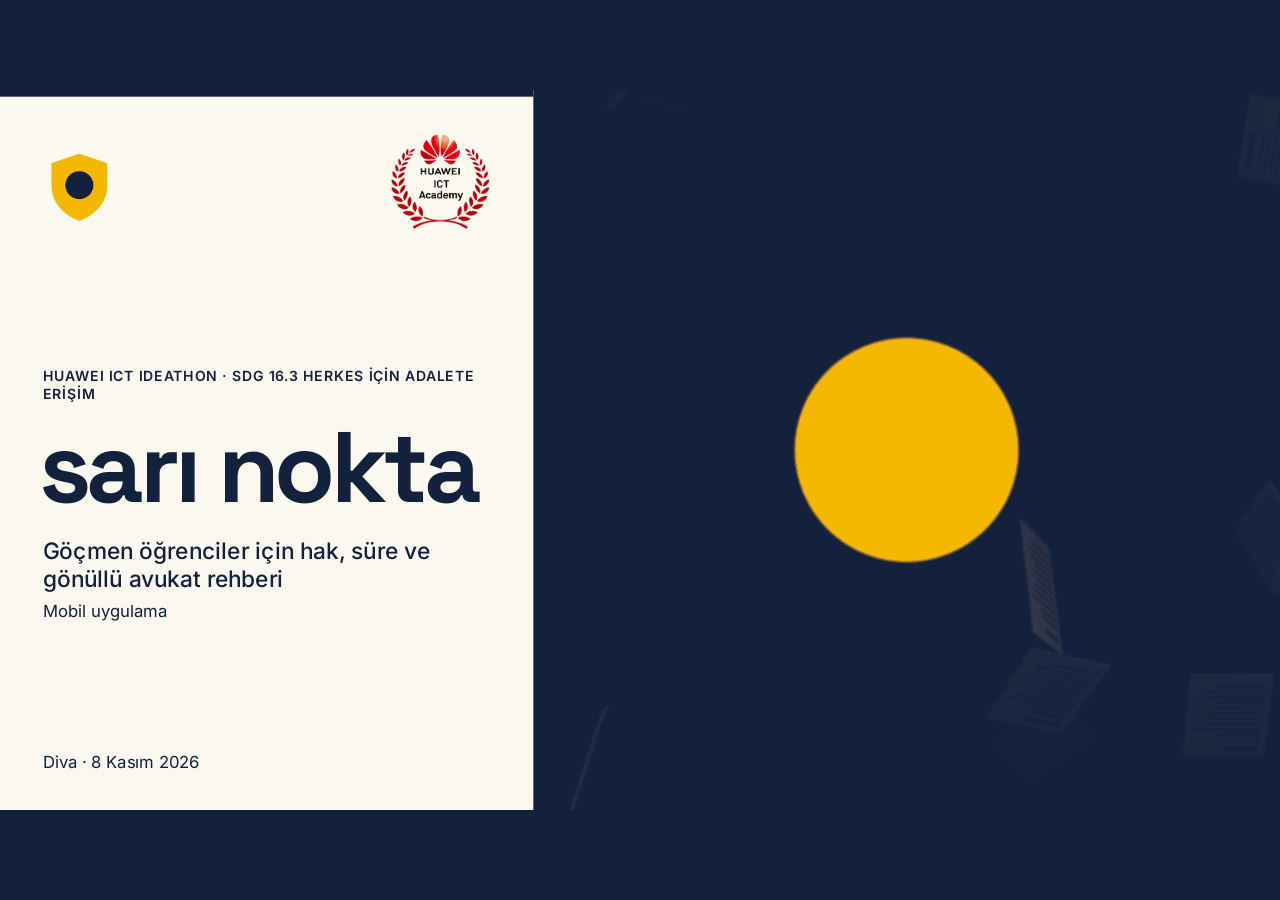
<file: index.html>
<!doctype html>
<html lang="tr">
<head>
<meta charset="utf-8">
<meta name="viewport" content="width=device-width,initial-scale=1">
<title>Sarı Nokta · Huawei ICT Ideathon</title>
<link rel="icon" href="data:,">
<link rel="preload" href="assets/fonts/space-grotesk-latin-wght-normal.woff2" as="font" type="font/woff2" crossorigin>
<link rel="preload" href="assets/fonts/space-grotesk-latin-ext-wght-normal.woff2" as="font" type="font/woff2" crossorigin>
<link rel="preload" href="assets/fonts/inter-latin-wght-normal.woff2" as="font" type="font/woff2" crossorigin>
<link rel="preload" href="assets/fonts/inter-latin-ext-wght-normal.woff2" as="font" type="font/woff2" crossorigin>
<link rel="stylesheet" href="style.css">
<script type="importmap">{"imports":{"three":"./vendor/three/three.module.js","three/addons/":"./vendor/three/addons/"}}</script>
</head>
<body>
<div id="stage">
  <canvas id="gl" width="1120" height="1080" aria-hidden="true"></canvas>
  <div id="labels"></div>
  <div id="kav">kavramsal</div>
  <div id="hint"></div>
  <section id="rail"></section>
  <img id="fb" alt="">
</div>
<script type="module" src="main.js"></script>
</body>
</html>
</file>
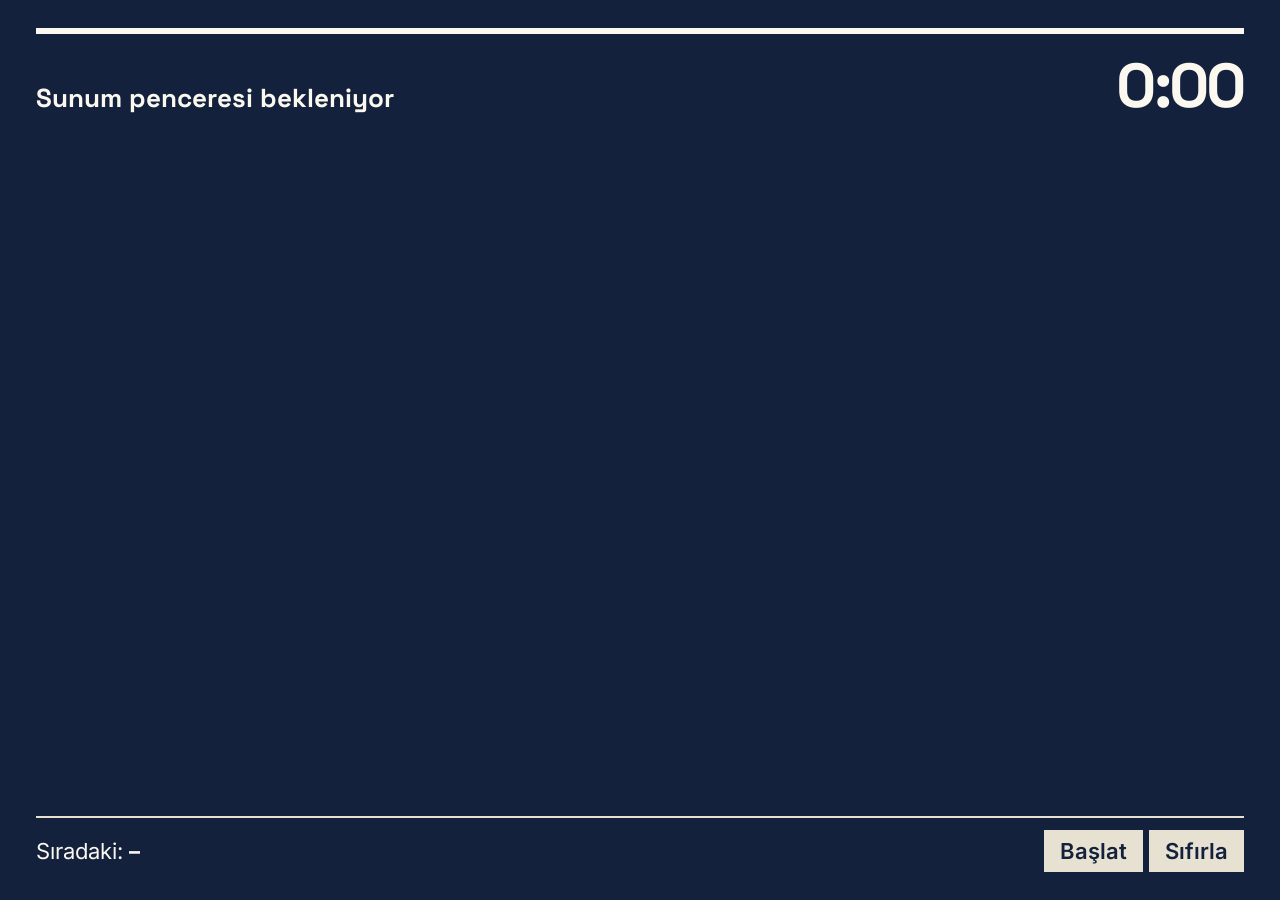
<file: presenter.html>
<!doctype html>
<html lang="tr">
<head>
<meta charset="utf-8">
<meta name="viewport" content="width=device-width,initial-scale=1">
<title>Sunucu · Sarı Nokta</title>
<link rel="icon" href="data:,">
<link rel="stylesheet" href="style.css">
<style>
html,body{background:#14213D;color:#FBF8F0;overflow:auto}
body{height:100%;display:grid;grid-template-rows:auto 1fr auto;padding:28px 36px;gap:18px;font-family:Inter,sans-serif}
header{display:flex;justify-content:space-between;align-items:baseline;border-top:6px solid #FBF8F0;padding-top:12px;font:700 26px 'Space Grotesk',sans-serif}
#timer{font-size:62px;font-variant-numeric:tabular-nums;letter-spacing:-.02em}
#timer.late{background:#FBF8F0;color:#14213D;padding:0 .2em}
#note{font-size:34px;line-height:1.32;overflow:auto;max-width:44em}
footer{display:flex;justify-content:space-between;gap:24px;align-items:center;font-size:22px;border-top:2px solid #E7E1D2;padding-top:12px}
button{font:600 22px Inter,sans-serif;background:#E7E1D2;color:#14213D;border:0;padding:8px 16px;margin-left:6px;cursor:pointer}
</style>
</head>
<body>
<header><span id="pos">Sunum penceresi bekleniyor</span><span id="timer">0:00</span></header>
<p id="note"></p>
<footer>
  <span>Sıradaki: <b id="next">–</b><br><span id="beat"></span></span>
  <span><button id="run" tabindex="-1">Başlat</button><button id="reset" tabindex="-1">Sıfırla</button></span>
</footer>
<script type="module">
import { NOTES } from './notes.js';
const $ = id => document.getElementById(id), ch = new BroadcastChannel('sari-nokta');
let acc = 0, since = null;
const clock = s => Math.floor(s / 60) + ':' + String(Math.floor(s % 60)).padStart(2, '0');
const elapsed = () => acc + (since === null ? 0 : (performance.now() - since) / 1000);
function draw() {
  const s = elapsed(); $('timer').textContent = clock(s);
  $('run').textContent = since === null ? 'Başlat' : 'Durdur';
}
const acts = {
  run() { if (since === null) since = performance.now(); else { acc = elapsed(); since = null; } },
  reset() { acc = 0; since = null; },
};
for (const k in acts) $(k).onclick = () => { acts[k](); draw(); };
// Buttons never take focus, so arrow keys and space always reach the deck.
document.addEventListener('mousedown', e => { if (e.target.closest('button')) e.preventDefault(); });
addEventListener('keydown', e => {
  if (e.metaKey || e.ctrlKey || e.altKey) return;
  if (['ArrowRight', 'ArrowDown', ' ', 'PageDown', 'ArrowLeft', 'ArrowUp', 'PageUp', '1', '2'].includes(e.key)) { e.preventDefault(); ch.postMessage({ type: 'key', key: e.key }); }
});
ch.onmessage = ({ data: d }) => {
  if (d.type !== 'state') return;
  $('pos').textContent = `Slayt ${d.i + 1} / ${d.n}`;
  $('note').textContent = NOTES[d.i];
  $('next').textContent = d.next || '–';
  $('beat').textContent = d.i === 11 ? '1 Bugün · 2 Sarı Nokta' : d.beats > 1 ? `Bu slaytta ${d.b + 1}. adım / ${d.beats}` : '';
};
ch.postMessage({ type: 'hello' });
setInterval(draw, 250); draw();
</script>
</body>
</html>
</file>
<file: style.css>
@font-face{font-family:'Space Grotesk';font-weight:300 700;font-display:block;src:url(assets/fonts/space-grotesk-latin-ext-wght-normal.woff2) format('woff2');unicode-range:U+0100-02BA,U+02BD-02C5,U+02C7-02CC,U+02CE-02D7,U+02DD-02FF,U+0304,U+0308,U+0329,U+1D00-1DBF,U+1E00-1E9F,U+1EF2-1EFF,U+2020,U+20A0-20AB,U+20AD-20C0,U+2113,U+2C60-2C7F,U+A720-A7FF}
@font-face{font-family:'Space Grotesk';font-weight:300 700;font-display:block;src:url(assets/fonts/space-grotesk-latin-wght-normal.woff2) format('woff2');unicode-range:U+0000-00FF,U+0131,U+0152-0153,U+02BB-02BC,U+02C6,U+02DA,U+02DC,U+0304,U+0308,U+0329,U+2000-206F,U+20AC,U+2122,U+2191,U+2193,U+2212,U+2215,U+FEFF,U+FFFD}
@font-face{font-family:'Inter';font-weight:100 900;font-display:block;src:url(assets/fonts/inter-latin-ext-wght-normal.woff2) format('woff2');unicode-range:U+0100-02BA,U+02BD-02C5,U+02C7-02CC,U+02CE-02D7,U+02DD-02FF,U+0304,U+0308,U+0329,U+1D00-1DBF,U+1E00-1E9F,U+1EF2-1EFF,U+2020,U+20A0-20AB,U+20AD-20C0,U+2113,U+2C60-2C7F,U+A720-A7FF}
@font-face{font-family:'Inter';font-weight:100 900;font-display:block;src:url(assets/fonts/inter-latin-wght-normal.woff2) format('woff2');unicode-range:U+0000-00FF,U+0131,U+0152-0153,U+02BB-02BC,U+02C6,U+02DA,U+02DC,U+0304,U+0308,U+0329,U+2000-206F,U+20AC,U+2122,U+2191,U+2193,U+2212,U+2215,U+FEFF,U+FFFD}

:root{--navy:#14213D;--paper:#FBF8F0;--sand:#E7E1D2;--slate:#3D4A63;--yellow:#F5B800}
*{box-sizing:border-box;margin:0;padding:0}
html,body{height:100%;background:var(--navy);overflow:hidden}
#stage{position:absolute;left:0;top:0;width:1920px;height:1080px;transform-origin:0 0;background:var(--navy);overflow:hidden;font-family:Inter,sans-serif;color:var(--navy)}
#gl{position:absolute;left:800px;top:0;width:1120px;height:1080px;display:block}
#labels{position:absolute;left:800px;top:0;width:1120px;height:1080px;overflow:hidden;pointer-events:none}
#fb{position:absolute;inset:0;width:1920px;height:1080px;display:none}
.nogl #fb{display:block}.nogl #rail,.nogl #gl,.nogl #labels,.nogl #kav,.nogl #hint{display:none}

/* Solid text rail on the 12-column Swiss grid: nothing overlays the scene. */
#rail{position:absolute;left:0;top:0;width:800px;height:1080px;background:var(--paper);padding:60px 64px 56px;display:flex;flex-direction:column;border-top:10px solid var(--navy)}
#rail[data-tone=navy]{background:var(--navy);color:var(--paper);border-top-color:var(--yellow)}
h1,h2,h3,.num,.stat,.thanks,blockquote,.agenda,th{font-family:'Space Grotesk',sans-serif}
.eb{font-size:21px;font-weight:600;letter-spacing:.06em;text-transform:uppercase;line-height:1.3;margin-bottom:18px}
h1{font-size:150px;font-weight:700;letter-spacing:-.045em;line-height:.95;margin:6px 0 34px -6px}
h2{font-size:62px;font-weight:700;letter-spacing:-.03em;line-height:1.04;margin-bottom:30px}
h2.big{font-size:88px;line-height:1}
h2.q{font-size:68px;line-height:1.08}
h3{font-size:29px;font-weight:700;letter-spacing:-.01em;line-height:1.15;margin-bottom:6px}
p,li,td{font-size:25px;line-height:1.28}
.lead{font-size:34px;line-height:1.22;font-weight:500;margin-bottom:12px}
.foot{margin-top:auto}
.src{font-size:19px;line-height:1.3;color:var(--slate)}
.ph{background:var(--sand);padding:0 .22em;border-bottom:2px dashed var(--navy)}
[data-tone=navy] .ph{color:var(--navy)}
.y{background:var(--navy);color:var(--yellow);padding:.08em .4em}

.logos{display:flex;align-items:center;justify-content:space-between;margin-bottom:auto}
.logos img:first-child{height:110px}.logos img:last-child{height:170px;margin:-18px -10px 0 0}
.two{display:grid;grid-template-columns:1fr 1fr;gap:26px 40px}
.two>div{border-top:2px solid var(--navy);padding-top:12px}
.team{margin-top:auto;gap:30px;grid-template-columns:1fr}.team b{font:700 34px 'Space Grotesk',sans-serif;display:inline-block;margin-bottom:12px}.team p{margin-bottom:8px}
.stat{font-size:132px;font-weight:700;letter-spacing:-.04em;line-height:1}
.stat-t{font-size:27px;font-weight:500;margin:6px 0 26px}
.agenda{list-style:none;margin-top:auto}
.agenda li{font-size:54px;font-weight:700;letter-spacing:-.025em;line-height:1;padding:17px 0;border-top:2px solid var(--navy);display:flex;gap:30px}
.agenda span{font-weight:400;width:72px}
.num{font-size:78px;font-weight:700;letter-spacing:-.03em;line-height:1}.num.s{font-size:50px;margin-bottom:6px}
.num small{font-size:26px;letter-spacing:0;font-weight:500;margin-left:12px}
.goal{border-top:2px solid var(--navy);padding-top:12px;margin-bottom:22px}.goal h3{font-size:32px;margin:6px 0}.goal p+p{margin-top:8px}
.steps>div{display:grid;grid-template-columns:120px 1fr;border-top:2px solid var(--navy);padding:12px 0}
.steps>div>span{font:700 23px/1.4 'Space Grotesk',sans-serif}
.lists ul{list-style:none}.lists li{font-size:22px;margin-top:5px}
.stack>div{border-top:2px solid var(--navy);padding:14px 0 18px}
.tabs{list-style:none;display:flex;gap:0;margin-top:40px;border-top:2px solid var(--navy)}
.tabs li{flex:1;font:700 30px 'Space Grotesk',sans-serif;padding:14px 0;color:var(--slate);border-top:8px solid transparent;margin-top:-5px;opacity:.55}
#rail[data-b="0"] .tabs li:nth-child(1),#rail[data-b="1"] .tabs li:nth-child(2),#rail[data-b="2"] .tabs li:nth-child(3){opacity:1;color:var(--navy);border-top-color:var(--navy)}
.draft{font-size:24px;font-weight:600}
.tbl{border-collapse:collapse;width:100%;margin-top:auto}
.tbl th{font-size:24px;text-align:left;padding:10px 12px 10px 0;vertical-align:bottom;border-bottom:4px solid var(--navy)}
.tbl td{padding:15px 12px 15px 0;border-bottom:2px solid var(--navy);vertical-align:top;font-size:24px}
.tbl td:first-child{font:700 25px/1.15 'Space Grotesk',sans-serif;width:186px}
.tbl:not(.cmp) td:nth-child(2){width:186px}
.hl td{background:var(--sand)}.hl td:first-child{padding-left:10px}
.cmp{margin-top:0}.cmp td,.cmp th{padding-left:8px;transition:background .4s}
#rail[data-mode="1"] .m1,#rail[data-mode="2"] .m2{background:var(--sand)}
.kits{font-weight:500}.kits h3{font-size:24px}.kits p{font-size:25px}
.phases{display:grid;grid-template-columns:repeat(3,1fr);gap:24px}
.phases>div{border-top:2px solid var(--navy);padding-top:12px}.phases div>span{font-size:21px;font-weight:600;display:block;margin-bottom:6px}
.phases h3{font-size:30px}.phases p{font-size:24px}
.risks{margin:auto 0 16px}
.thanks{font-size:112px;font-weight:700;letter-spacing:-.04em;line-height:1;margin-top:auto}
blockquote{font-size:62px;font-weight:700;letter-spacing:-.025em;line-height:1.08;margin:34px 0 auto}
[data-tone=navy] .lead{color:var(--yellow)}

/* Text lands as the camera arrives. */
.l,.b1{animation:land .55s cubic-bezier(.2,.7,.2,1) both;animation-delay:calc(var(--i,0)*55ms)}
@keyframes land{from{opacity:0;transform:translateY(22px)}to{opacity:1;transform:none}}
.b1{visibility:hidden;animation:none}
#rail[data-b="1"] .b1{visibility:visible;animation:land .55s cubic-bezier(.2,.7,.2,1) both}
.still *{animation:none!important;transition:none!important}

.lb{position:absolute;left:0;top:0;font:600 24px/1.15 'Space Grotesk',sans-serif;color:var(--paper);background:var(--navy);padding:5px 11px;white-space:nowrap;text-align:center;opacity:0;transition:opacity .4s;will-change:transform}
.lb.on{opacity:1}.lb small{font:500 21px/1.2 Inter,sans-serif;display:block}
.lb .ph{color:var(--navy);border-bottom:0}
#kav{position:absolute;right:30px;bottom:26px;font:500 21px Inter,sans-serif;color:var(--paper);display:none}
#hint{position:absolute;right:30px;top:30px;font:500 22px Inter,sans-serif;color:var(--paper);display:none}
</file>
